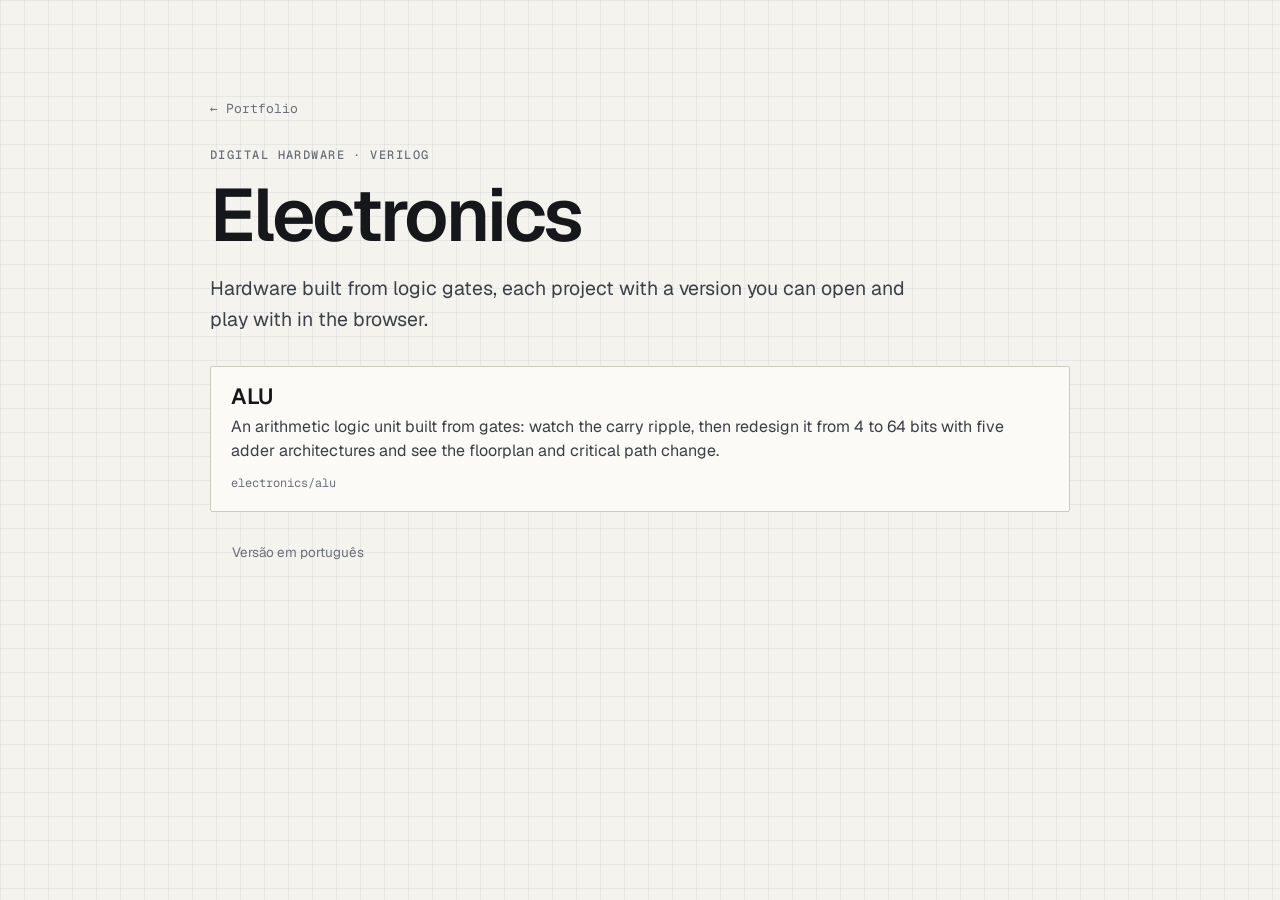
<file: docs/index.html>
<!doctype html>
<html lang="en">
<head>
  <meta charset="utf-8">
  <meta name="viewport" content="width=device-width, initial-scale=1">
  <title>Electronics | Vinicius Castelli</title>
  <meta name="description" content="Digital hardware projects built from logic gates, each with a live version in the browser.">
  <meta name="color-scheme" content="light dark">
  <link rel="stylesheet" href="alu/style.css?v=1">
  <style>
    main { padding: clamp(40px, 8vw, 96px) 0; max-width: 860px; }
    .cards { list-style: none; padding: 0; margin: 32px 0 0; display: grid; gap: 12px; }
    .cards a { display: block; padding: 18px 20px; text-decoration: none; }
    .cards a:hover { border-color: var(--ink-3); }
    .cards h2 { font-size: 22px; margin: 0 0 6px; }
    .cards p { margin: 0; color: var(--ink-2); }
    .tag { font-family: var(--font-mono); font-size: 12px; color: var(--ink-3) !important; margin-top: 10px !important; }
    .back { font-family: var(--font-mono); font-size: 13px; color: var(--ink-3); text-decoration: none; }
  </style>
</head>
<body>
  <main>
    <a class="back" href="https://castlelli.github.io/">← Portfolio</a>
    <p class="eyebrow" style="margin-top:28px">Digital hardware · Verilog</p>
    <h1>Electronics</h1>
    <p class="lede">Hardware built from logic gates, each project with a version you can open and play with in the browser.</p>
    <ul class="cards">
      <li><a class="sheet" href="alu/">
        <h2>ALU</h2>
        <p>An arithmetic logic unit built from gates: watch the carry ripple, then redesign it from 4 to 64 bits with five adder architectures and see the floorplan and critical path change.</p>
        <p class="tag">electronics/alu</p>
      </a></li>
      <li class="note" lang="pt-BR" style="padding-left:2px"><a href="alu/pt/">Versão em português</a></li>
    </ul>
  </main>
</body>
</html>
</file>
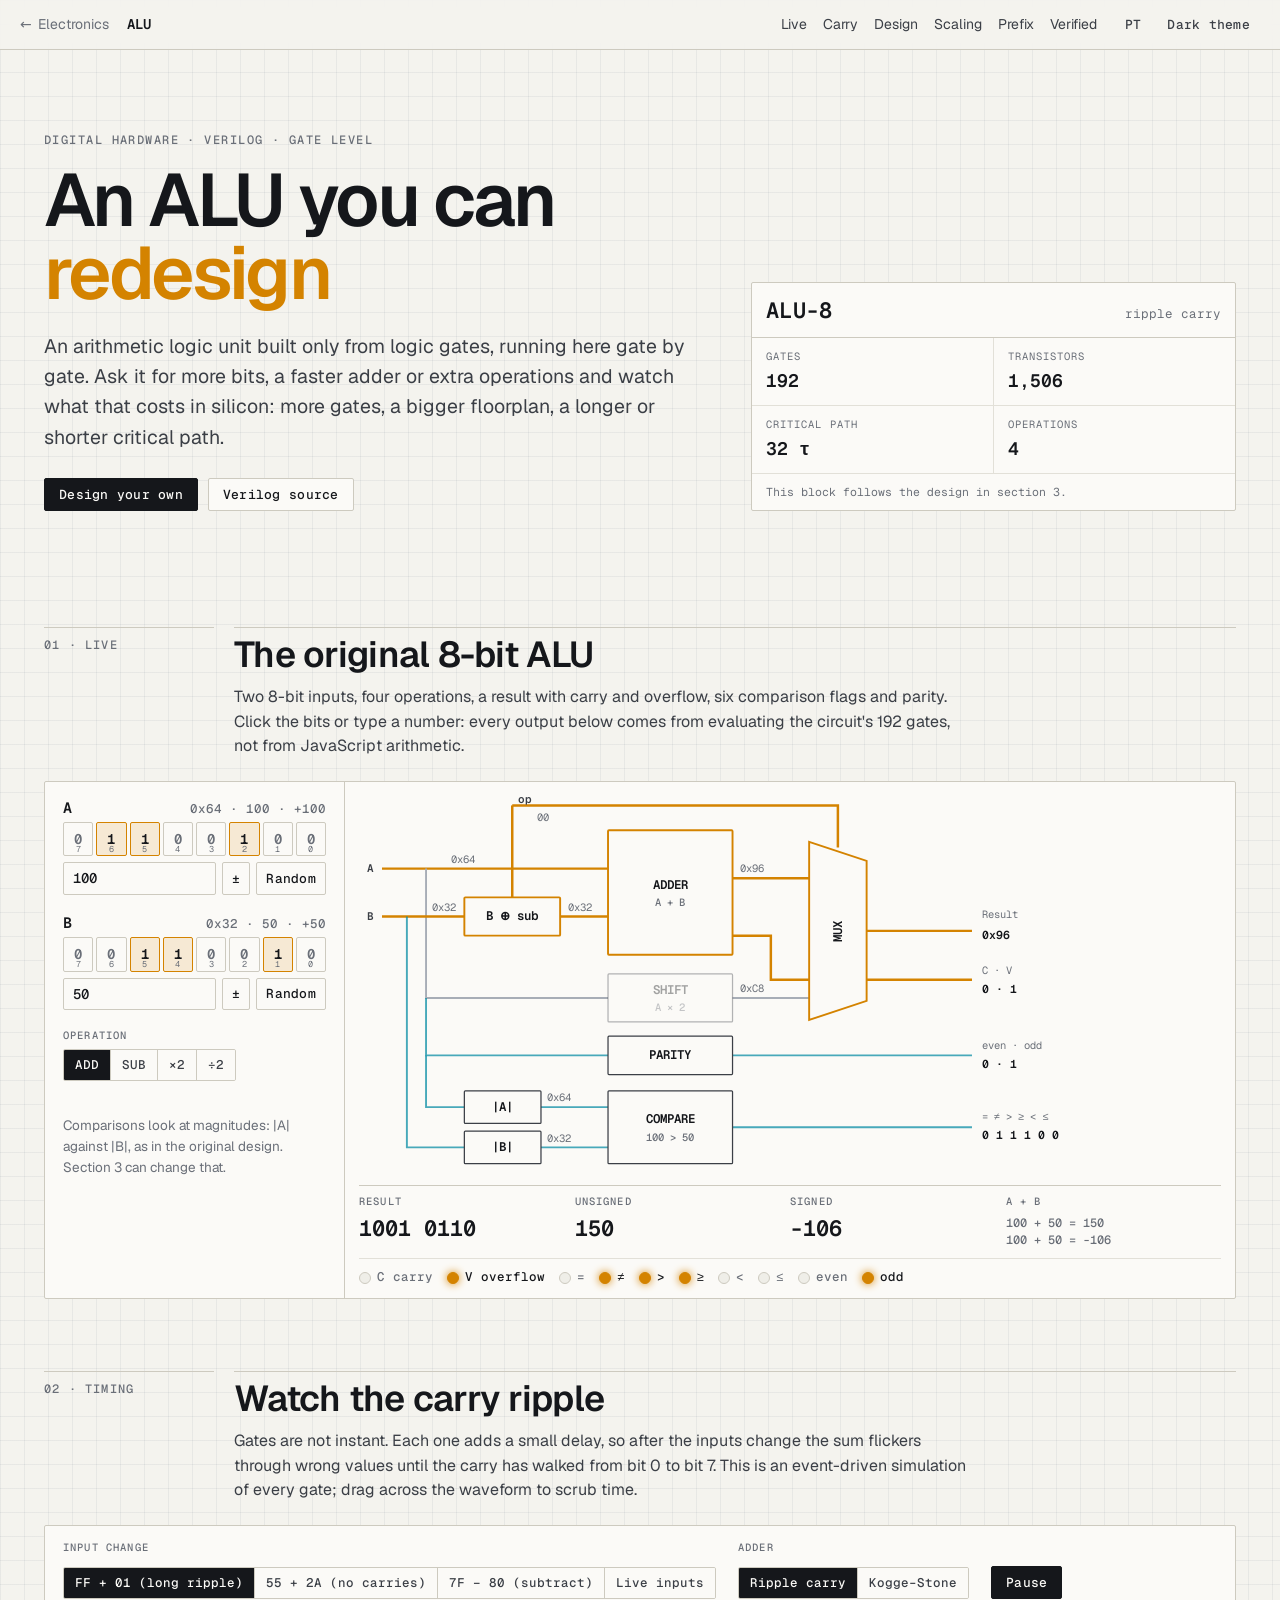
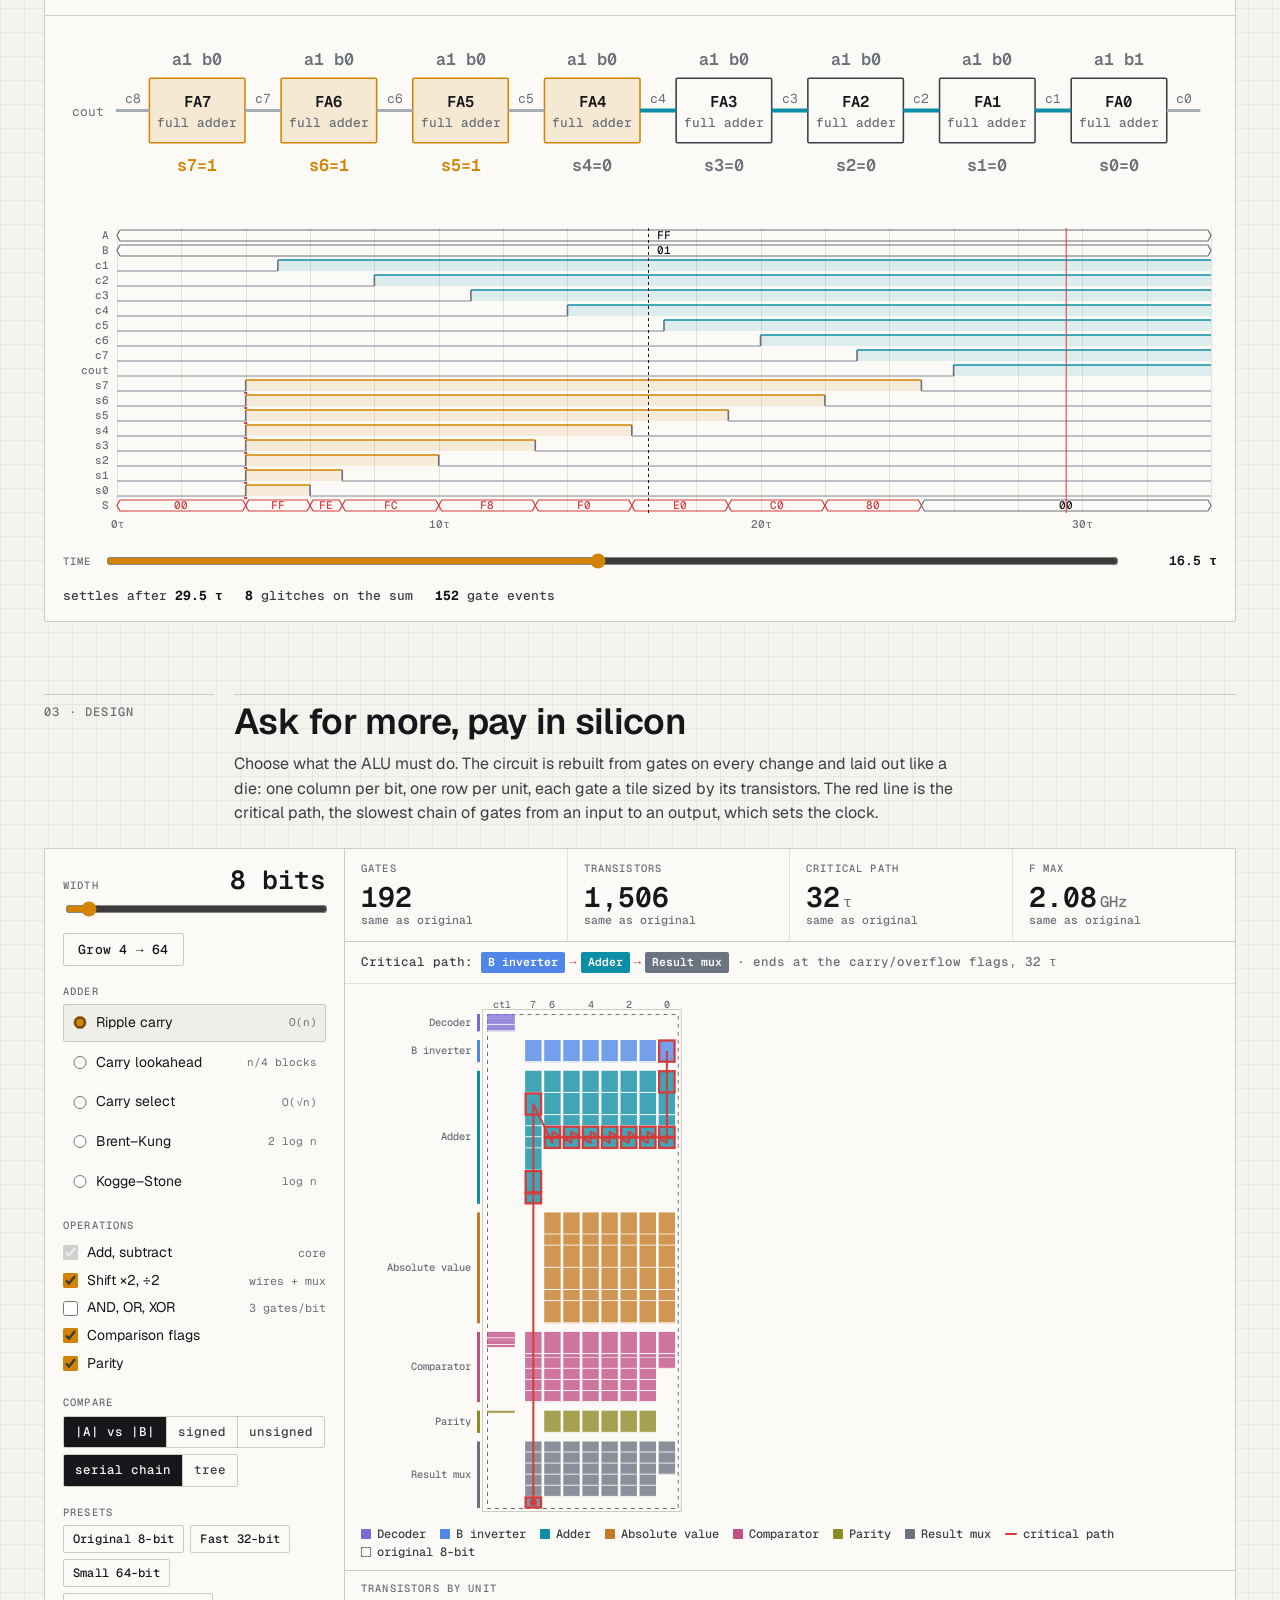
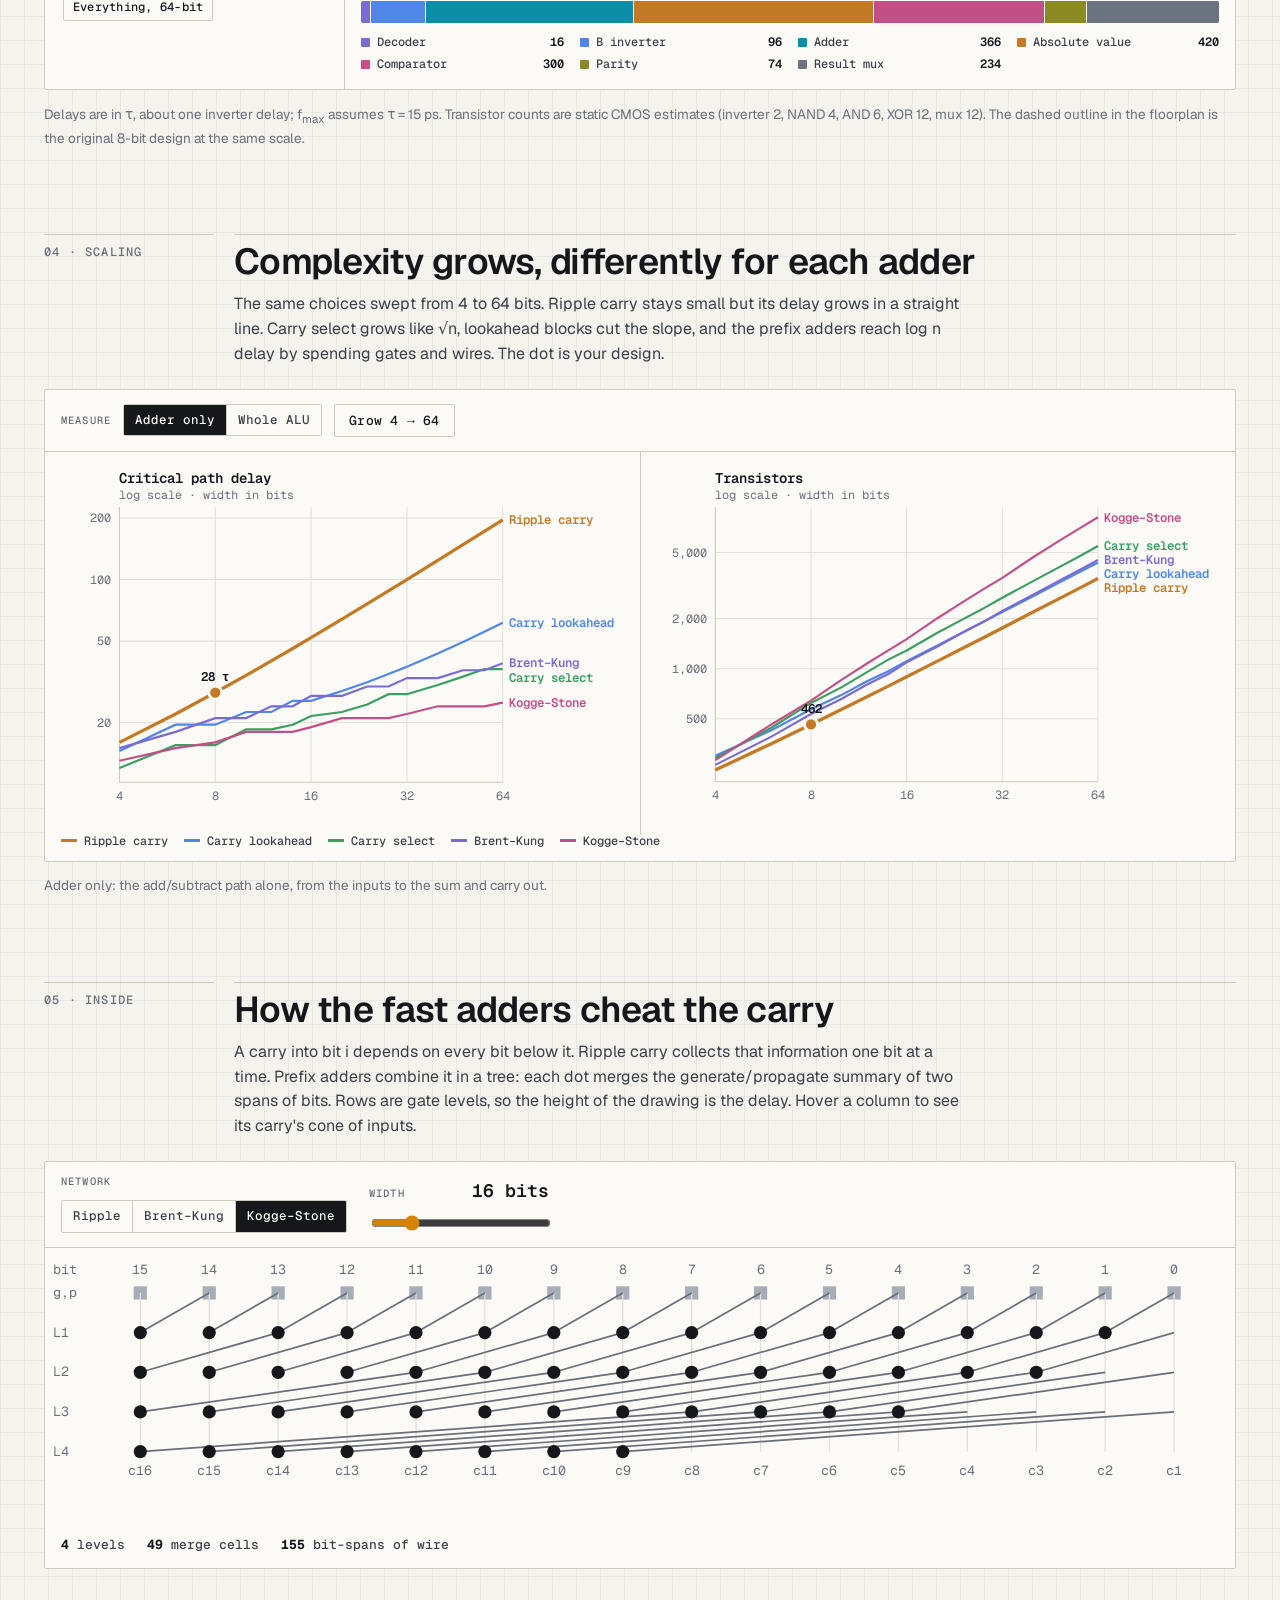
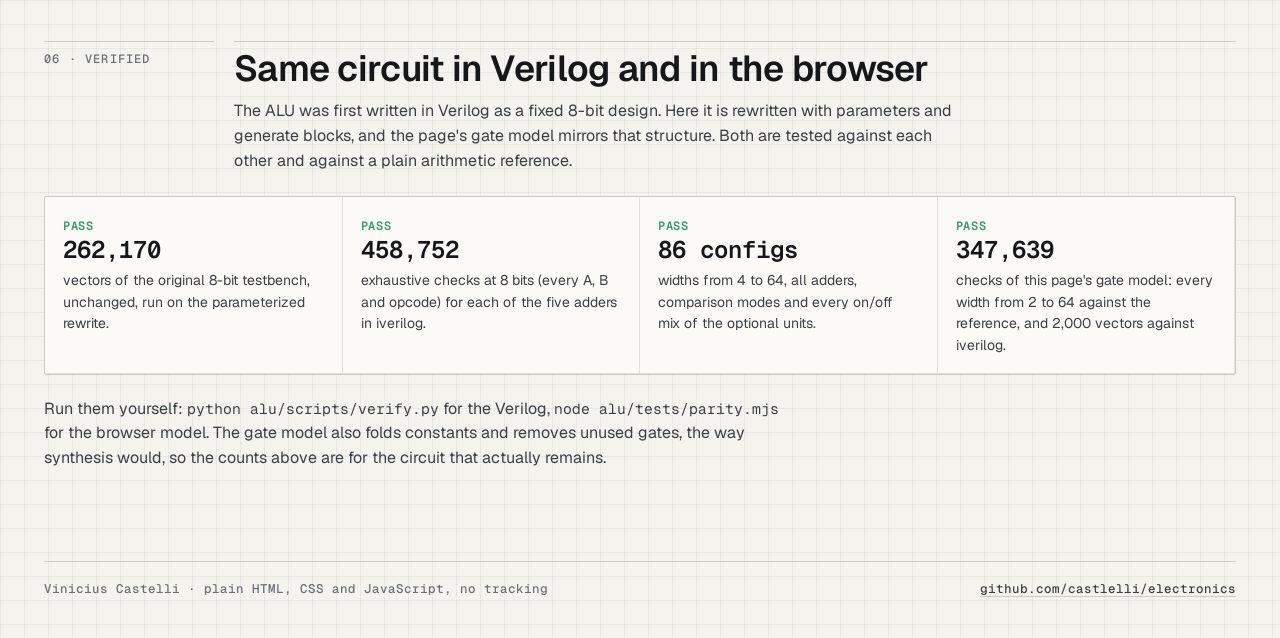
<file: docs/alu/index.html>
<!doctype html>
<html lang="en">
<head>
  <meta charset="utf-8">
  <meta name="viewport" content="width=device-width, initial-scale=1">
  <title>ALU: an arithmetic logic unit you can redesign</title>
  <meta name="description" content="An 8-bit ALU built from logic gates, live in the browser. Change the width, the adder and the operations and watch the gate count, the floorplan and the critical path change.">
  <meta name="color-scheme" content="light dark">
  <meta property="og:title" content="ALU: an arithmetic logic unit you can redesign">
  <meta property="og:description" content="Gate-level ALU in the browser: carry ripple, adder architectures, floorplan and timing from 4 to 64 bits.">
  <link rel="icon" href="data:image/svg+xml,%3Csvg xmlns='http://www.w3.org/2000/svg' viewBox='0 0 32 32'%3E%3Crect width='32' height='32' rx='3' fill='%23121519'/%3E%3Cpath d='M6 8h8l4 8-4 8H6l4-8z' fill='none' stroke='%23ffb21f' stroke-width='2.4' stroke-linejoin='round'/%3E%3Cpath d='M18 16h8' stroke='%2333c3dc' stroke-width='2.4' stroke-linecap='round'/%3E%3C/svg%3E">
  <link rel="alternate" hreflang="en" href="https://castlelli.github.io/electronics/alu/">
  <link rel="alternate" hreflang="pt-BR" href="https://castlelli.github.io/electronics/alu/pt/">
  <link rel="preload" href="fonts/geist.woff2" as="font" type="font/woff2" crossorigin>
  <link rel="preload" href="fonts/geist-mono.woff2" as="font" type="font/woff2" crossorigin>
  <link rel="stylesheet" href="style.css?v=1">
  <script>
    // Applies a saved theme before first paint.
    try { const saved = localStorage.getItem("theme"); if (saved) document.documentElement.dataset.theme = saved; } catch (error) {}
  </script>
</head>
<body>
  <a class="skip" href="#live">Skip to the live ALU</a>

  <header class="nav">
    <a class="back" href="../" aria-label="Back to the electronics projects"><span aria-hidden="true">←</span><span>Electronics</span></a>
    <a class="brand" href="#top">ALU</a>
    <nav aria-label="Sections">
      <a href="#live">Live</a>
      <a href="#carry">Carry</a>
      <a href="#design">Design</a>
      <a href="#scaling">Scaling</a>
      <a href="#prefix">Prefix</a>
      <a href="#verified">Verified</a>
    </nav>
    <div class="nav-actions">
      <a class="button ghost" href="pt/" hreflang="pt-BR" lang="pt-BR" aria-label="Português">PT</a>
      <button class="button ghost" type="button" data-theme-toggle aria-label="Switch between light and dark theme">Theme</button>
    </div>
  </header>

  <main>
    <section class="hero" id="top">
      <div>
        <p class="eyebrow">Digital hardware · Verilog · gate level</p>
        <h1>An ALU you can <em>redesign</em></h1>
        <p class="lede">An arithmetic logic unit built only from logic gates, running here gate by gate. Ask it for more bits, a faster adder or extra operations and watch what that costs in silicon: more gates, a bigger floorplan, a longer or shorter critical path.</p>
        <div class="hero-actions">
          <a class="button primary" href="#design">Design your own</a>
          <a class="button" href="https://github.com/castlelli/electronics/tree/main/alu">Verilog source</a>
        </div>
      </div>
      <aside class="sheet titleblock" aria-label="Current design summary">
        <div class="tb-head"><span class="tb-part" id="tb-part">ALU-8</span><span class="tb-rev" id="tb-adder">ripple carry</span></div>
        <dl>
          <div><dt>Gates</dt><dd id="tb-gates">–</dd></div>
          <div><dt>Transistors</dt><dd id="tb-trans">–</dd></div>
          <div><dt>Critical path</dt><dd id="tb-delay">–</dd></div>
          <div><dt>Operations</dt><dd id="tb-ops">–</dd></div>
        </dl>
        <div class="tb-foot">This block follows the design in section 3.</div>
      </aside>
    </section>

    <section class="section" id="live">
      <div class="section-head">
        <div class="section-num">01 · Live</div>
        <div>
          <h2>The original 8-bit ALU</h2>
          <p>Two 8-bit inputs, four operations, a result with carry and overflow, six comparison flags and parity. Click the bits or type a number: every output below comes from evaluating the circuit's 192 gates, not from JavaScript arithmetic.</p>
        </div>
      </div>
      <div class="sheet live">
        <div class="live-controls">
          <div class="word" data-word="A"></div>
          <div class="word" data-word="B"></div>
          <div>
            <span class="label">Operation</span>
            <div class="segmented" id="live-op" role="group" aria-label="Operation"></div>
          </div>
          <p class="note">Comparisons look at magnitudes: |A| against |B|, as in the original design. Section 3 can change that.</p>
        </div>
        <div class="live-figure">
          <div class="scroll-x"><svg class="schematic" id="schematic" viewBox="0 0 900 400" role="img" aria-label="Block diagram of the ALU with the active path highlighted"></svg></div>
          <div class="readout" id="live-readout"></div>
          <div class="leds" id="live-leds" aria-live="polite"></div>
        </div>
      </div>
    </section>

    <section class="section" id="carry">
      <div class="section-head">
        <div class="section-num">02 · Timing</div>
        <div>
          <h2>Watch the carry ripple</h2>
          <p>Gates are not instant. Each one adds a small delay, so after the inputs change the sum flickers through wrong values until the carry has walked from bit 0 to bit 7. This is an event-driven simulation of every gate; drag across the waveform to scrub time.</p>
        </div>
      </div>
      <div class="sheet carry-grid">
        <div class="carry-bar">
          <div class="group">
            <span class="label">Input change</span>
            <div class="segmented" id="carry-preset" role="group" aria-label="Input change"></div>
          </div>
          <div class="group">
            <span class="label">Adder</span>
            <div class="segmented" id="carry-adder" role="group" aria-label="Adder"></div>
          </div>
          <button class="button primary" type="button" id="carry-play">Play</button>
        </div>
        <div class="scroll-x"><svg class="carry-chain" id="carry-chain" viewBox="0 0 900 150" role="img" aria-label="Eight bit slices of the adder, with carries lighting up as they arrive"></svg></div>
        <div class="wave-wrap"><canvas class="wave" id="wave" height="300" aria-label="Logic analyzer waveform of the adder signals"></canvas></div>
        <div class="time-row">
          <span class="label" style="margin:0">Time</span>
          <input type="range" id="carry-time" min="0" max="100" step="0.5" value="100" aria-label="Simulation time">
          <output id="carry-time-out">0 τ</output>
        </div>
        <div class="carry-stats" id="carry-stats"></div>
      </div>
    </section>

    <section class="section" id="design">
      <div class="section-head">
        <div class="section-num">03 · Design</div>
        <div>
          <h2>Ask for more, pay in silicon</h2>
          <p>Choose what the ALU must do. The circuit is rebuilt from gates on every change and laid out like a die: one column per bit, one row per unit, each gate a tile sized by its transistors. The red line is the critical path, the slowest chain of gates from an input to an output, which sets the clock.</p>
        </div>
      </div>
      <div class="sheet designer">
        <div class="designer-controls">
          <div>
            <div class="width-row"><span class="label">Width</span><output id="d-width-out">8 bits</output></div>
            <input type="range" id="d-width" min="4" max="64" step="1" value="8" aria-label="Width in bits">
            <div style="display:flex;gap:6px;margin-top:8px">
              <button class="button" type="button" id="d-grow">Grow 4 → 64</button>
            </div>
          </div>
          <div>
            <span class="label">Adder</span>
            <div class="adder-list" id="d-adder"></div>
          </div>
          <div>
            <span class="label">Operations</span>
            <label class="check"><input type="checkbox" checked disabled> Add, subtract <small>core</small></label>
            <label class="check"><input type="checkbox" id="d-shift" checked> Shift ×2, ÷2 <small>wires + mux</small></label>
            <label class="check"><input type="checkbox" id="d-logic"> AND, OR, XOR <small>3 gates/bit</small></label>
            <label class="check"><input type="checkbox" id="d-cmp" checked> Comparison flags</label>
            <label class="check"><input type="checkbox" id="d-parity" checked> Parity</label>
          </div>
          <div id="d-cmp-group">
            <span class="label">Compare</span>
            <div class="segmented" id="d-cmp-mode" role="group" aria-label="Comparison mode"></div>
            <div class="segmented" id="d-cmp-arch" role="group" aria-label="Comparator structure" style="margin-top:6px"></div>
          </div>
          <div>
            <span class="label">Presets</span>
            <div class="presets" id="d-presets"></div>
          </div>
        </div>
        <div class="designer-out">
          <div class="specs" id="d-specs"></div>
          <div class="path-line" id="d-path"></div>
          <div class="floor-wrap">
            <canvas class="floor" id="floor" aria-label="Floorplan of the ALU: columns are bits, rows are units, the red line is the critical path"></canvas>
            <div class="floor-tip" id="floor-tip" hidden></div>
          </div>
          <div class="floor-legend" id="floor-legend"></div>
          <div class="breakdown">
            <span class="label">Transistors by unit</span>
            <div class="bar" id="d-bar"></div>
            <div class="bar-keys" id="d-bar-keys"></div>
          </div>
        </div>
      </div>
      <p class="note">Delays are in τ, about one inverter delay; f<sub>max</sub> assumes τ = 15 ps. Transistor counts are static CMOS estimates (inverter 2, NAND 4, AND 6, XOR 12, mux 12). The dashed outline in the floorplan is the original 8-bit design at the same scale.</p>
    </section>

    <section class="section" id="scaling">
      <div class="section-head">
        <div class="section-num">04 · Scaling</div>
        <div>
          <h2>Complexity grows, differently for each adder</h2>
          <p>The same choices swept from 4 to 64 bits. Ripple carry stays small but its delay grows in a straight line. Carry select grows like √n, lookahead blocks cut the slope, and the prefix adders reach log n delay by spending gates and wires. The dot is your design.</p>
        </div>
      </div>
      <div class="sheet">
        <div class="charts-bar">
          <span class="label" style="margin:0">Measure</span>
          <div class="segmented" id="c-scope" role="group" aria-label="What to measure"></div>
          <button class="button" type="button" id="c-grow">Grow 4 → 64</button>
        </div>
        <div class="charts">
          <figure><svg class="chart" id="chart-delay" viewBox="0 0 520 330" role="img" aria-label="Critical path delay against width"></svg></figure>
          <figure><svg class="chart" id="chart-area" viewBox="0 0 520 330" role="img" aria-label="Transistor count against width"></svg></figure>
        </div>
        <div class="chart-keys" id="chart-keys"></div>
      </div>
      <p class="note" id="c-note"></p>
    </section>

    <section class="section" id="prefix">
      <div class="section-head">
        <div class="section-num">05 · Inside</div>
        <div>
          <h2>How the fast adders cheat the carry</h2>
          <p>A carry into bit i depends on every bit below it. Ripple carry collects that information one bit at a time. Prefix adders combine it in a tree: each dot merges the generate/propagate summary of two spans of bits. Rows are gate levels, so the height of the drawing is the delay. Hover a column to see its carry's cone of inputs.</p>
        </div>
      </div>
      <div class="sheet">
        <div class="net-bar">
          <div class="group">
            <span class="label">Network</span>
            <div class="segmented" id="n-kind" role="group" aria-label="Network"></div>
          </div>
          <div class="group">
            <div class="width-row"><span class="label">Width</span><output id="n-width-out" style="font-size:18px">16 bits</output></div>
            <input type="range" id="n-width" min="4" max="64" step="1" value="16" aria-label="Network width">
          </div>
        </div>
        <div class="scroll-x"><svg class="net-svg" id="net" viewBox="0 0 900 360" role="img" aria-label="Prefix network diagram"></svg></div>
        <div class="net-stats" id="net-stats"></div>
      </div>
    </section>

    <section class="section" id="verified">
      <div class="section-head">
        <div class="section-num">06 · Verified</div>
        <div>
          <h2>Same circuit in Verilog and in the browser</h2>
          <p>The ALU was first written in Verilog as a fixed 8-bit design. Here it is rewritten with parameters and generate blocks, and the page's gate model mirrors that structure. Both are tested against each other and against a plain arithmetic reference.</p>
        </div>
      </div>
      <div class="sheet checks">
        <div><span class="ok">PASS</span><div class="num">262,170</div><p>vectors of the original 8-bit testbench, unchanged, run on the parameterized rewrite.</p></div>
        <div><span class="ok">PASS</span><div class="num">458,752</div><p>exhaustive checks at 8 bits (every A, B and opcode) for each of the five adders in iverilog.</p></div>
        <div><span class="ok">PASS</span><div class="num">86 configs</div><p>widths from 4 to 64, all adders, comparison modes and every on/off mix of the optional units.</p></div>
        <div><span class="ok">PASS</span><div class="num">347,639</div><p>checks of this page's gate model: every width from 2 to 64 against the reference, and 2,000 vectors against iverilog.</p></div>
      </div>
      <div class="prose" style="margin-top:22px">
        <p>Run them yourself: <code>python alu/scripts/verify.py</code> for the Verilog, <code>node alu/tests/parity.mjs</code> for the browser model. The gate model also folds constants and removes unused gates, the way synthesis would, so the counts above are for the circuit that actually remains.</p>
      </div>
    </section>
  </main>

  <footer>
    <span>Vinicius Castelli · plain HTML, CSS and JavaScript, no tracking</span>
    <span><a href="https://github.com/castlelli/electronics">github.com/castlelli/electronics</a></span>
  </footer>

  <script type="module" src="js/main.js?v=1"></script>
</body>
</html>
</file>
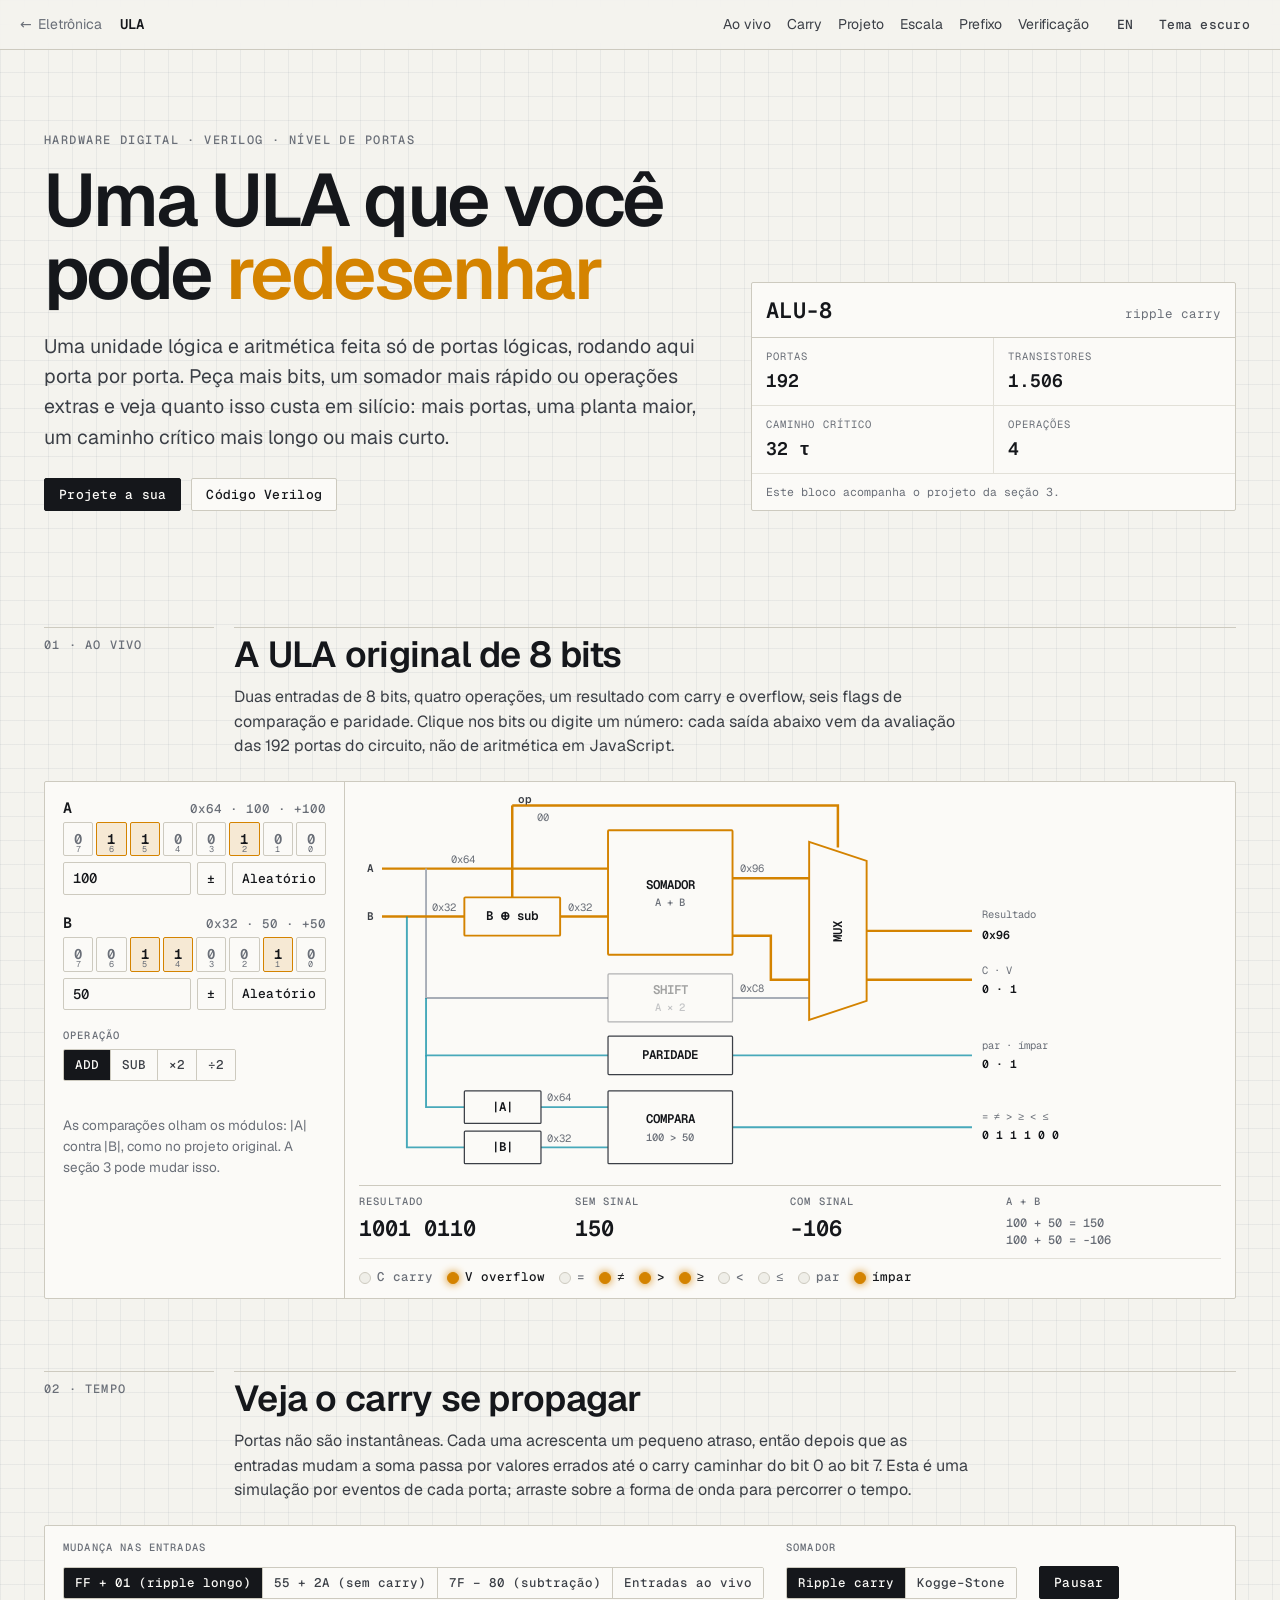
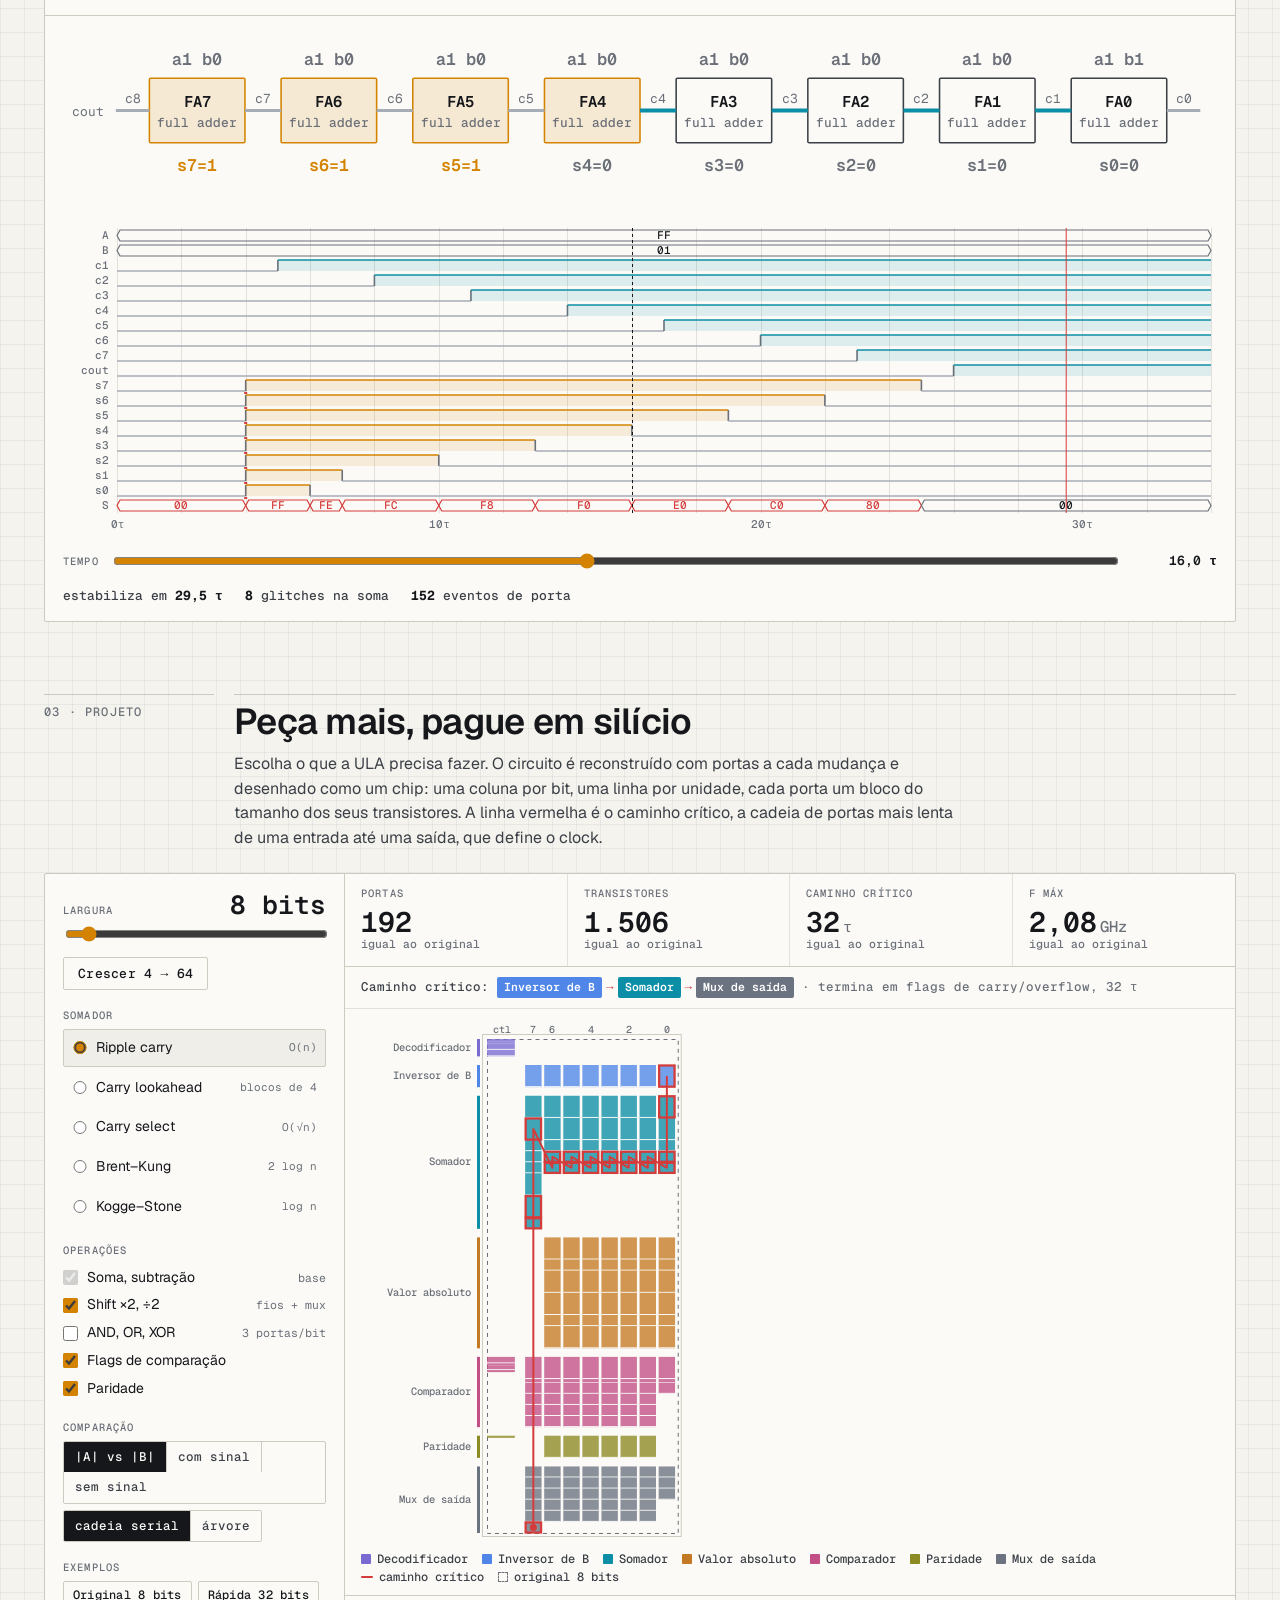
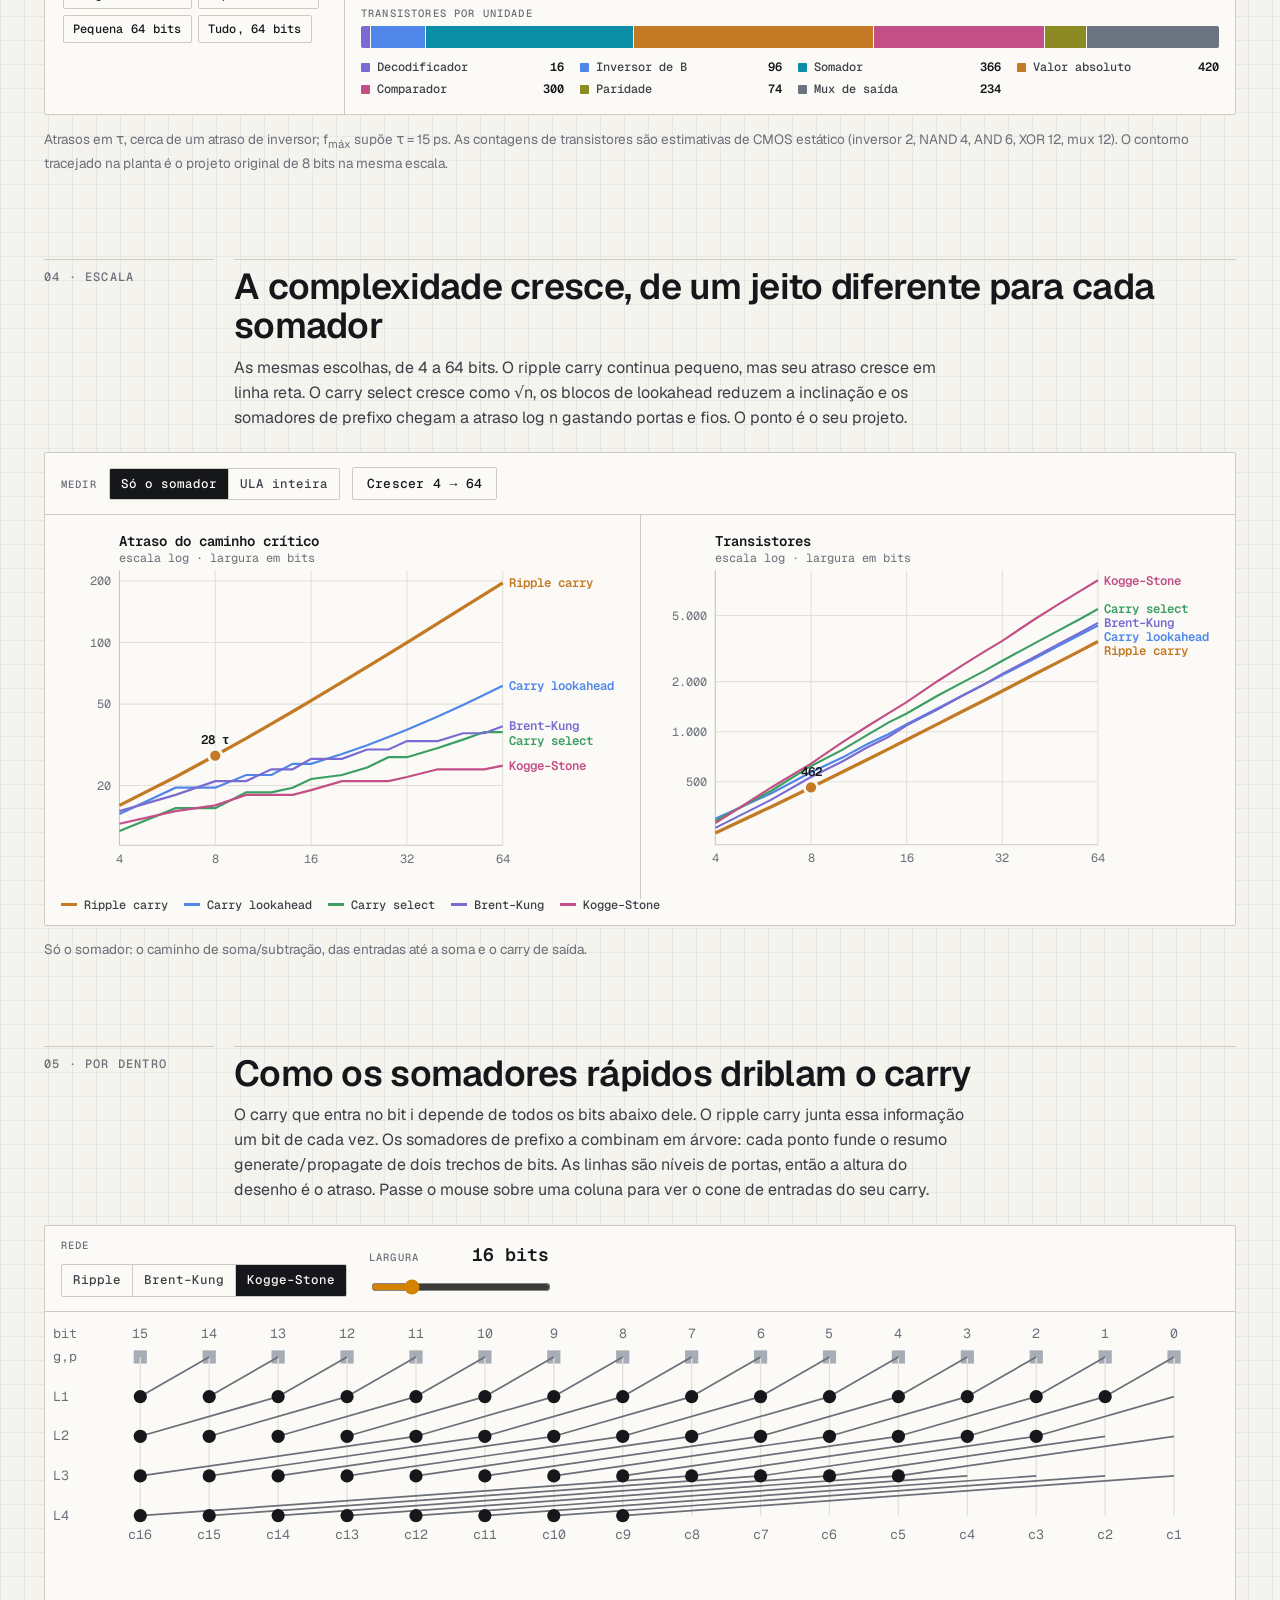
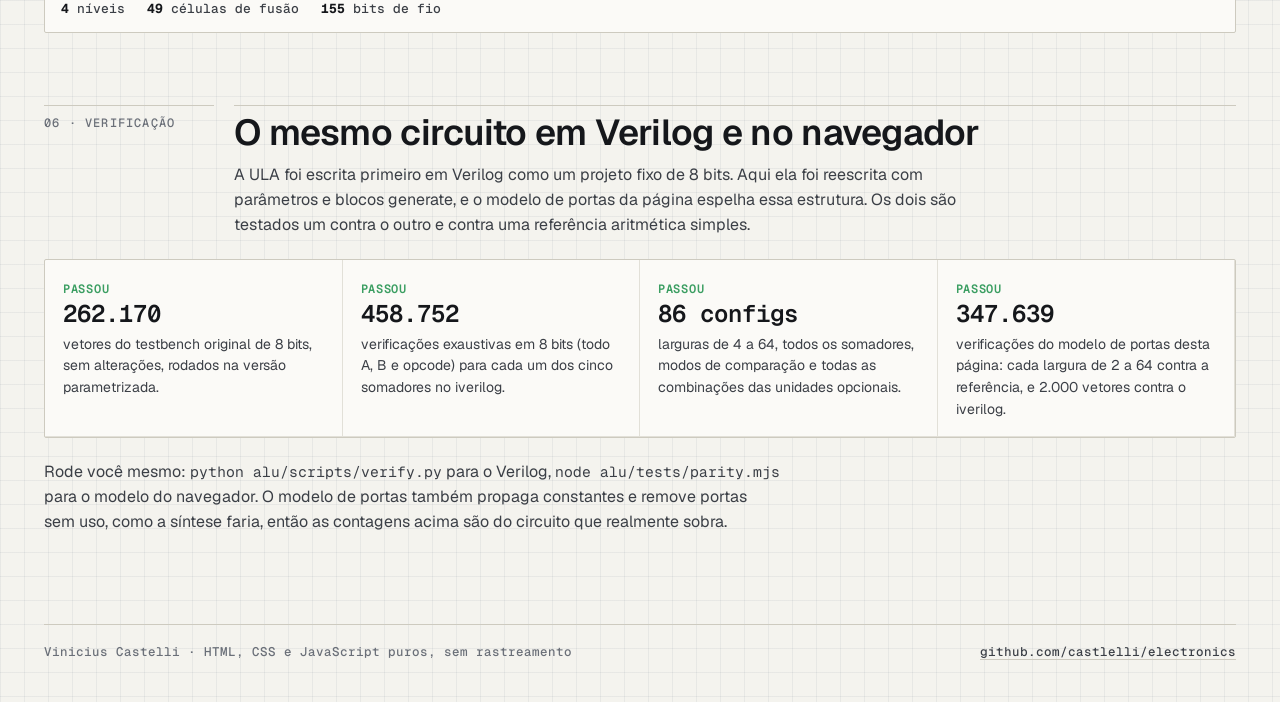
<file: docs/alu/pt/index.html>
<!doctype html>
<html lang="pt-BR">
<head>
  <meta charset="utf-8">
  <meta name="viewport" content="width=device-width, initial-scale=1">
  <title>ULA: uma unidade lógica e aritmética que você pode redesenhar</title>
  <meta name="description" content="Uma ULA de 8 bits feita de portas lógicas, ao vivo no navegador. Mude a largura, o somador e as operações e veja o número de portas, a planta do chip e o caminho crítico mudarem.">
  <meta name="color-scheme" content="light dark">
  <meta property="og:title" content="ULA: uma unidade lógica e aritmética que você pode redesenhar">
  <meta property="og:description" content="ULA em nível de portas no navegador: propagação do carry, arquiteturas de somador, planta e atraso de 4 a 64 bits.">
  <link rel="icon" href="data:image/svg+xml,%3Csvg xmlns='http://www.w3.org/2000/svg' viewBox='0 0 32 32'%3E%3Crect width='32' height='32' rx='3' fill='%23121519'/%3E%3Cpath d='M6 8h8l4 8-4 8H6l4-8z' fill='none' stroke='%23ffb21f' stroke-width='2.4' stroke-linejoin='round'/%3E%3Cpath d='M18 16h8' stroke='%2333c3dc' stroke-width='2.4' stroke-linecap='round'/%3E%3C/svg%3E">
  <link rel="alternate" hreflang="en" href="https://castlelli.github.io/electronics/alu/">
  <link rel="alternate" hreflang="pt-BR" href="https://castlelli.github.io/electronics/alu/pt/">
  <link rel="preload" href="../fonts/geist.woff2" as="font" type="font/woff2" crossorigin>
  <link rel="preload" href="../fonts/geist-mono.woff2" as="font" type="font/woff2" crossorigin>
  <link rel="stylesheet" href="../style.css?v=1">
  <script>
    // Aplica o tema salvo antes da primeira pintura.
    try { const saved = localStorage.getItem("theme"); if (saved) document.documentElement.dataset.theme = saved; } catch (error) {}
  </script>
</head>
<body>
  <a class="skip" href="#live">Ir para a ULA ao vivo</a>

  <header class="nav">
    <a class="back" href="../../" aria-label="Voltar aos projetos de eletrônica"><span aria-hidden="true">←</span><span>Eletrônica</span></a>
    <a class="brand" href="#top">ULA</a>
    <nav aria-label="Seções">
      <a href="#live">Ao vivo</a>
      <a href="#carry">Carry</a>
      <a href="#design">Projeto</a>
      <a href="#scaling">Escala</a>
      <a href="#prefix">Prefixo</a>
      <a href="#verified">Verificação</a>
    </nav>
    <div class="nav-actions">
      <a class="button ghost" href="../" hreflang="en" lang="en" aria-label="English">EN</a>
      <button class="button ghost" type="button" data-theme-toggle aria-label="Alternar entre tema claro e escuro">Tema</button>
    </div>
  </header>

  <main>
    <section class="hero" id="top">
      <div>
        <p class="eyebrow">Hardware digital · Verilog · nível de portas</p>
        <h1>Uma ULA que você pode <em>redesenhar</em></h1>
        <p class="lede">Uma unidade lógica e aritmética feita só de portas lógicas, rodando aqui porta por porta. Peça mais bits, um somador mais rápido ou operações extras e veja quanto isso custa em silício: mais portas, uma planta maior, um caminho crítico mais longo ou mais curto.</p>
        <div class="hero-actions">
          <a class="button primary" href="#design">Projete a sua</a>
          <a class="button" href="https://github.com/castlelli/electronics/tree/main/alu">Código Verilog</a>
        </div>
      </div>
      <aside class="sheet titleblock" aria-label="Resumo do projeto atual">
        <div class="tb-head"><span class="tb-part" id="tb-part">ALU-8</span><span class="tb-rev" id="tb-adder">ripple carry</span></div>
        <dl>
          <div><dt>Portas</dt><dd id="tb-gates">–</dd></div>
          <div><dt>Transistores</dt><dd id="tb-trans">–</dd></div>
          <div><dt>Caminho crítico</dt><dd id="tb-delay">–</dd></div>
          <div><dt>Operações</dt><dd id="tb-ops">–</dd></div>
        </dl>
        <div class="tb-foot">Este bloco acompanha o projeto da seção 3.</div>
      </aside>
    </section>

    <section class="section" id="live">
      <div class="section-head">
        <div class="section-num">01 · Ao vivo</div>
        <div>
          <h2>A ULA original de 8 bits</h2>
          <p>Duas entradas de 8 bits, quatro operações, um resultado com carry e overflow, seis flags de comparação e paridade. Clique nos bits ou digite um número: cada saída abaixo vem da avaliação das 192 portas do circuito, não de aritmética em JavaScript.</p>
        </div>
      </div>
      <div class="sheet live">
        <div class="live-controls">
          <div class="word" data-word="A"></div>
          <div class="word" data-word="B"></div>
          <div>
            <span class="label">Operação</span>
            <div class="segmented" id="live-op" role="group" aria-label="Operação"></div>
          </div>
          <p class="note">As comparações olham os módulos: |A| contra |B|, como no projeto original. A seção 3 pode mudar isso.</p>
        </div>
        <div class="live-figure">
          <div class="scroll-x"><svg class="schematic" id="schematic" viewBox="0 0 900 400" role="img" aria-label="Diagrama de blocos da ULA com o caminho ativo destacado"></svg></div>
          <div class="readout" id="live-readout"></div>
          <div class="leds" id="live-leds" aria-live="polite"></div>
        </div>
      </div>
    </section>

    <section class="section" id="carry">
      <div class="section-head">
        <div class="section-num">02 · Tempo</div>
        <div>
          <h2>Veja o carry se propagar</h2>
          <p>Portas não são instantâneas. Cada uma acrescenta um pequeno atraso, então depois que as entradas mudam a soma passa por valores errados até o carry caminhar do bit 0 ao bit 7. Esta é uma simulação por eventos de cada porta; arraste sobre a forma de onda para percorrer o tempo.</p>
        </div>
      </div>
      <div class="sheet carry-grid">
        <div class="carry-bar">
          <div class="group">
            <span class="label">Mudança nas entradas</span>
            <div class="segmented" id="carry-preset" role="group" aria-label="Mudança nas entradas"></div>
          </div>
          <div class="group">
            <span class="label">Somador</span>
            <div class="segmented" id="carry-adder" role="group" aria-label="Somador"></div>
          </div>
          <button class="button primary" type="button" id="carry-play">Rodar</button>
        </div>
        <div class="scroll-x"><svg class="carry-chain" id="carry-chain" viewBox="0 0 900 150" role="img" aria-label="Oito fatias de bit do somador, com os carries acendendo quando chegam"></svg></div>
        <div class="wave-wrap"><canvas class="wave" id="wave" height="300" aria-label="Forma de onda dos sinais do somador, como num analisador lógico"></canvas></div>
        <div class="time-row">
          <span class="label" style="margin:0">Tempo</span>
          <input type="range" id="carry-time" min="0" max="100" step="0.5" value="100" aria-label="Tempo de simulação">
          <output id="carry-time-out">0 τ</output>
        </div>
        <div class="carry-stats" id="carry-stats"></div>
      </div>
    </section>

    <section class="section" id="design">
      <div class="section-head">
        <div class="section-num">03 · Projeto</div>
        <div>
          <h2>Peça mais, pague em silício</h2>
          <p>Escolha o que a ULA precisa fazer. O circuito é reconstruído com portas a cada mudança e desenhado como um chip: uma coluna por bit, uma linha por unidade, cada porta um bloco do tamanho dos seus transistores. A linha vermelha é o caminho crítico, a cadeia de portas mais lenta de uma entrada até uma saída, que define o clock.</p>
        </div>
      </div>
      <div class="sheet designer">
        <div class="designer-controls">
          <div>
            <div class="width-row"><span class="label">Largura</span><output id="d-width-out">8 bits</output></div>
            <input type="range" id="d-width" min="4" max="64" step="1" value="8" aria-label="Largura em bits">
            <div style="display:flex;gap:6px;margin-top:8px">
              <button class="button" type="button" id="d-grow">Crescer 4 → 64</button>
            </div>
          </div>
          <div>
            <span class="label">Somador</span>
            <div class="adder-list" id="d-adder"></div>
          </div>
          <div>
            <span class="label">Operações</span>
            <label class="check"><input type="checkbox" checked disabled> Soma, subtração <small>base</small></label>
            <label class="check"><input type="checkbox" id="d-shift" checked> Shift ×2, ÷2 <small>fios + mux</small></label>
            <label class="check"><input type="checkbox" id="d-logic"> AND, OR, XOR <small>3 portas/bit</small></label>
            <label class="check"><input type="checkbox" id="d-cmp" checked> Flags de comparação</label>
            <label class="check"><input type="checkbox" id="d-parity" checked> Paridade</label>
          </div>
          <div id="d-cmp-group">
            <span class="label">Comparação</span>
            <div class="segmented" id="d-cmp-mode" role="group" aria-label="Modo de comparação"></div>
            <div class="segmented" id="d-cmp-arch" role="group" aria-label="Estrutura do comparador" style="margin-top:6px"></div>
          </div>
          <div>
            <span class="label">Exemplos</span>
            <div class="presets" id="d-presets"></div>
          </div>
        </div>
        <div class="designer-out">
          <div class="specs" id="d-specs"></div>
          <div class="path-line" id="d-path"></div>
          <div class="floor-wrap">
            <canvas class="floor" id="floor" aria-label="Planta da ULA: colunas são bits, linhas são unidades, a linha vermelha é o caminho crítico"></canvas>
            <div class="floor-tip" id="floor-tip" hidden></div>
          </div>
          <div class="floor-legend" id="floor-legend"></div>
          <div class="breakdown">
            <span class="label">Transistores por unidade</span>
            <div class="bar" id="d-bar"></div>
            <div class="bar-keys" id="d-bar-keys"></div>
          </div>
        </div>
      </div>
      <p class="note">Atrasos em τ, cerca de um atraso de inversor; f<sub>máx</sub> supõe τ = 15 ps. As contagens de transistores são estimativas de CMOS estático (inversor 2, NAND 4, AND 6, XOR 12, mux 12). O contorno tracejado na planta é o projeto original de 8 bits na mesma escala.</p>
    </section>

    <section class="section" id="scaling">
      <div class="section-head">
        <div class="section-num">04 · Escala</div>
        <div>
          <h2>A complexidade cresce, de um jeito diferente para cada somador</h2>
          <p>As mesmas escolhas, de 4 a 64 bits. O ripple carry continua pequeno, mas seu atraso cresce em linha reta. O carry select cresce como √n, os blocos de lookahead reduzem a inclinação e os somadores de prefixo chegam a atraso log n gastando portas e fios. O ponto é o seu projeto.</p>
        </div>
      </div>
      <div class="sheet">
        <div class="charts-bar">
          <span class="label" style="margin:0">Medir</span>
          <div class="segmented" id="c-scope" role="group" aria-label="O que medir"></div>
          <button class="button" type="button" id="c-grow">Crescer 4 → 64</button>
        </div>
        <div class="charts">
          <figure><svg class="chart" id="chart-delay" viewBox="0 0 520 330" role="img" aria-label="Atraso do caminho crítico em função da largura"></svg></figure>
          <figure><svg class="chart" id="chart-area" viewBox="0 0 520 330" role="img" aria-label="Número de transistores em função da largura"></svg></figure>
        </div>
        <div class="chart-keys" id="chart-keys"></div>
      </div>
      <p class="note" id="c-note"></p>
    </section>

    <section class="section" id="prefix">
      <div class="section-head">
        <div class="section-num">05 · Por dentro</div>
        <div>
          <h2>Como os somadores rápidos driblam o carry</h2>
          <p>O carry que entra no bit i depende de todos os bits abaixo dele. O ripple carry junta essa informação um bit de cada vez. Os somadores de prefixo a combinam em árvore: cada ponto funde o resumo generate/propagate de dois trechos de bits. As linhas são níveis de portas, então a altura do desenho é o atraso. Passe o mouse sobre uma coluna para ver o cone de entradas do seu carry.</p>
        </div>
      </div>
      <div class="sheet">
        <div class="net-bar">
          <div class="group">
            <span class="label">Rede</span>
            <div class="segmented" id="n-kind" role="group" aria-label="Rede"></div>
          </div>
          <div class="group">
            <div class="width-row"><span class="label">Largura</span><output id="n-width-out" style="font-size:18px">16 bits</output></div>
            <input type="range" id="n-width" min="4" max="64" step="1" value="16" aria-label="Largura da rede">
          </div>
        </div>
        <div class="scroll-x"><svg class="net-svg" id="net" viewBox="0 0 900 360" role="img" aria-label="Diagrama da rede de prefixo"></svg></div>
        <div class="net-stats" id="net-stats"></div>
      </div>
    </section>

    <section class="section" id="verified">
      <div class="section-head">
        <div class="section-num">06 · Verificação</div>
        <div>
          <h2>O mesmo circuito em Verilog e no navegador</h2>
          <p>A ULA foi escrita primeiro em Verilog como um projeto fixo de 8 bits. Aqui ela foi reescrita com parâmetros e blocos generate, e o modelo de portas da página espelha essa estrutura. Os dois são testados um contra o outro e contra uma referência aritmética simples.</p>
        </div>
      </div>
      <div class="sheet checks">
        <div><span class="ok">PASSOU</span><div class="num">262.170</div><p>vetores do testbench original de 8 bits, sem alterações, rodados na versão parametrizada.</p></div>
        <div><span class="ok">PASSOU</span><div class="num">458.752</div><p>verificações exaustivas em 8 bits (todo A, B e opcode) para cada um dos cinco somadores no iverilog.</p></div>
        <div><span class="ok">PASSOU</span><div class="num">86 configs</div><p>larguras de 4 a 64, todos os somadores, modos de comparação e todas as combinações das unidades opcionais.</p></div>
        <div><span class="ok">PASSOU</span><div class="num">347.639</div><p>verificações do modelo de portas desta página: cada largura de 2 a 64 contra a referência, e 2.000 vetores contra o iverilog.</p></div>
      </div>
      <div class="prose" style="margin-top:22px">
        <p>Rode você mesmo: <code>python alu/scripts/verify.py</code> para o Verilog, <code>node alu/tests/parity.mjs</code> para o modelo do navegador. O modelo de portas também propaga constantes e remove portas sem uso, como a síntese faria, então as contagens acima são do circuito que realmente sobra.</p>
      </div>
    </section>
  </main>

  <footer>
    <span>Vinicius Castelli · HTML, CSS e JavaScript puros, sem rastreamento</span>
    <span><a href="https://github.com/castlelli/electronics">github.com/castlelli/electronics</a></span>
  </footer>

  <script type="module" src="../js/main.js?v=1"></script>
</body>
</html>
</file>
<file: docs/alu/style.css>
/* Datasheet look: paper with a drafting grid, hairline rules, square corners, mono labels.
   One neutral ink for the interface; colour is reserved for signals and hardware units:
   logic 1 amber, logic 0 slate, carry cyan, critical path red, one hue per unit. */

@font-face {
  font-family: "Geist";
  src: url("fonts/geist.woff2") format("woff2");
  font-weight: 100 900;
  font-display: swap;
}
@font-face {
  font-family: "Geist Mono";
  src: url("fonts/geist-mono.woff2") format("woff2");
  font-weight: 100 900;
  font-display: swap;
}

:root {
  color-scheme: light;
  --font-sans: "Geist", ui-sans-serif, system-ui, -apple-system, "Segoe UI", sans-serif;
  --font-mono: "Geist Mono", ui-monospace, "SF Mono", Menlo, Consolas, monospace;
  --paper: #f4f3ee;
  --sheet: #fbfaf7;
  --sheet-2: #efeee8;
  --rule: #cdcabf;
  --rule-2: #e2e0d8;
  --grid: rgba(60, 80, 110, 0.07);
  --ink: #15171b;
  --ink-2: #3b3f46;
  --ink-3: #6a6f78;
  --hi: #d48300;
  --hi-soft: rgba(212, 131, 0, 0.14);
  --lo: #a7adb6;
  --carry: #0b8ea6;
  --crit: #d43b3b;
  --u-decode: #7a6bd3;
  --u-invert: #4f86e8;
  --u-adder: #0b8ea6;
  --u-logic: #3b9e62;
  --u-abs: #c47a25;
  --u-compare: #c24f86;
  --u-parity: #8c8a22;
  --u-mux: #6b7280;
  --page: min(1240px, 100% - 2 * clamp(14px, 4vw, 44px));
}

@media (prefers-color-scheme: dark) {
  :root:not([data-theme="light"]) {
    color-scheme: dark;
    --paper: #0c0e11;
    --sheet: #121519;
    --sheet-2: #191d23;
    --rule: #333943;
    --rule-2: #232830;
    --grid: rgba(140, 170, 210, 0.06);
    --ink: #ebe9e3;
    --ink-2: #c9cbc8;
    --ink-3: #8f959e;
    --hi: #ffb21f;
    --hi-soft: rgba(255, 178, 31, 0.16);
    --lo: #4c535d;
    --carry: #33c3dc;
    --crit: #ff5d5d;
    --u-decode: #9d90f0;
    --u-invert: #6fa0f5;
    --u-adder: #33c3dc;
    --u-logic: #55c482;
    --u-abs: #e69a45;
    --u-compare: #e676ab;
    --u-parity: #c2bf3d;
    --u-mux: #8c93a0;
  }
}
:root[data-theme="dark"] {
  color-scheme: dark;
  --paper: #0c0e11;
  --sheet: #121519;
  --sheet-2: #191d23;
  --rule: #333943;
  --rule-2: #232830;
  --grid: rgba(140, 170, 210, 0.06);
  --ink: #ebe9e3;
  --ink-2: #c9cbc8;
  --ink-3: #8f959e;
  --hi: #ffb21f;
  --hi-soft: rgba(255, 178, 31, 0.16);
  --lo: #4c535d;
  --carry: #33c3dc;
  --crit: #ff5d5d;
  --u-decode: #9d90f0;
  --u-invert: #6fa0f5;
  --u-adder: #33c3dc;
  --u-logic: #55c482;
  --u-abs: #e69a45;
  --u-compare: #e676ab;
  --u-parity: #c2bf3d;
  --u-mux: #8c93a0;
}

* { box-sizing: border-box; }
html { scroll-behavior: smooth; scroll-padding-top: 64px; }
@media (prefers-reduced-motion: reduce) { html { scroll-behavior: auto; } }

body {
  margin: 0;
  font-family: var(--font-sans);
  font-size: 16px;
  line-height: 1.55;
  color: var(--ink);
  background-color: var(--paper);
  background-image:
    linear-gradient(var(--grid) 1px, transparent 1px),
    linear-gradient(90deg, var(--grid) 1px, transparent 1px);
  background-size: 24px 24px;
  -webkit-font-smoothing: antialiased;
}

a { color: inherit; text-decoration-color: var(--rule); text-underline-offset: 3px; }
a:hover { text-decoration-color: var(--ink); }
:focus-visible { outline: 2px solid var(--hi); outline-offset: 2px; }

.skip { position: absolute; left: -999px; top: 8px; background: var(--sheet); padding: 6px 10px; z-index: 50; }
.skip:focus { left: 8px; }

.mono, code, kbd { font-family: var(--font-mono); font-feature-settings: "zero" 1; }
code { font-size: 0.92em; }

/* ---------- top bar ---------- */
.nav {
  position: sticky; top: 0; z-index: 20;
  display: flex; align-items: center; gap: 18px;
  padding: 10px max(14px, (100% - 1240px) / 2);
  background: color-mix(in srgb, var(--paper) 88%, transparent);
  backdrop-filter: blur(10px);
  border-bottom: 1px solid var(--rule);
  font-size: 14px;
}
.nav .back { text-decoration: none; color: var(--ink-3); display: inline-flex; gap: 6px; }
.nav .back:hover { color: var(--ink); }
.nav .brand { font-family: var(--font-mono); font-weight: 600; text-decoration: none; letter-spacing: 0.02em; }
.nav nav { display: flex; gap: 16px; margin-left: auto; }
.nav nav a { text-decoration: none; color: var(--ink-2); }
.nav nav a:hover { color: var(--ink); }
.nav-actions { display: flex; gap: 6px; }
@media (max-width: 900px) { .nav nav { display: none; } .nav-actions { margin-left: auto; } }

/* ---------- buttons and inputs ---------- */
.button {
  font: 500 13px/1 var(--font-mono);
  letter-spacing: 0.02em;
  display: inline-flex; align-items: center; gap: 8px;
  padding: 9px 14px;
  color: var(--ink);
  background: var(--sheet);
  border: 1px solid var(--rule);
  border-radius: 2px;
  text-decoration: none;
  cursor: pointer;
}
.button:hover { border-color: var(--ink-3); }
.button.primary { background: var(--ink); color: var(--sheet); border-color: var(--ink); }
.button.primary:hover { background: var(--ink-2); }
.button.ghost { background: transparent; border-color: transparent; color: var(--ink-2); padding: 7px 9px; }
.button.ghost:hover { border-color: var(--rule); color: var(--ink); }
.button[aria-pressed="true"] { background: var(--hi-soft); border-color: var(--hi); }

.segmented { display: inline-flex; border: 1px solid var(--rule); border-radius: 2px; overflow: hidden; flex-wrap: wrap; }
.segmented button {
  font: 500 12.5px/1 var(--font-mono);
  padding: 9px 11px;
  border: 0; border-right: 1px solid var(--rule);
  background: var(--sheet); color: var(--ink-2);
  cursor: pointer;
}
.segmented button:last-child { border-right: 0; }
.segmented button:hover { color: var(--ink); background: var(--sheet-2); }
.segmented button[aria-pressed="true"] { background: var(--ink); color: var(--sheet); }
.segmented button:disabled { color: var(--lo); cursor: not-allowed; background: var(--sheet); }

input[type="range"] { width: 100%; accent-color: var(--hi); }
input[type="text"], input[type="number"], select {
  font: 500 14px/1.2 var(--font-mono);
  padding: 7px 9px;
  border: 1px solid var(--rule);
  border-radius: 2px;
  background: var(--sheet);
  color: var(--ink);
}
select { padding-right: 24px; }
.check { display: flex; align-items: center; gap: 9px; font-size: 14px; cursor: pointer; padding: 3px 0; }
.check input { accent-color: var(--hi); width: 15px; height: 15px; margin: 0; }
.check small { color: var(--ink-3); font-family: var(--font-mono); font-size: 11.5px; margin-left: auto; }

/* ---------- layout ---------- */
main { width: var(--page); margin: 0 auto; }

.sheet {
  background: var(--sheet);
  border: 1px solid var(--rule);
  border-radius: 2px;
}

.hero {
  display: grid;
  grid-template-columns: minmax(0, 1.15fr) minmax(0, 0.85fr);
  gap: clamp(20px, 4vw, 56px);
  align-items: end;
  padding: clamp(36px, 7vw, 84px) 0 clamp(26px, 4vw, 44px);
}
.eyebrow {
  font: 500 12px/1 var(--font-mono);
  text-transform: uppercase; letter-spacing: 0.12em;
  color: var(--ink-3);
  margin: 0 0 18px;
}
h1 {
  font-size: clamp(38px, 6.2vw, 74px);
  line-height: 0.98;
  letter-spacing: -0.035em;
  font-weight: 600;
  margin: 0 0 22px;
}
h1 em { font-style: normal; color: var(--hi); }
.lede { font-size: clamp(17px, 1.6vw, 19.5px); color: var(--ink-2); max-width: 36em; margin: 0 0 26px; }
.hero-actions { display: flex; gap: 10px; flex-wrap: wrap; }

/* datasheet title block */
.titleblock { font-family: var(--font-mono); font-size: 12.5px; }
.titleblock .tb-head {
  display: flex; justify-content: space-between; align-items: baseline;
  padding: 10px 14px; border-bottom: 1px solid var(--rule);
}
.titleblock .tb-part { font-size: 22px; font-weight: 600; letter-spacing: 0.01em; }
.titleblock .tb-rev { color: var(--ink-3); }
.titleblock dl { margin: 0; display: grid; grid-template-columns: 1fr 1fr; }
.titleblock dl > div { padding: 10px 14px; border-bottom: 1px solid var(--rule-2); border-right: 1px solid var(--rule-2); }
.titleblock dl > div:nth-child(2n) { border-right: 0; }
.titleblock dt { color: var(--ink-3); font-size: 10.5px; text-transform: uppercase; letter-spacing: 0.1em; }
.titleblock dd { margin: 3px 0 0; font-size: 18px; font-weight: 600; font-variant-numeric: tabular-nums; }
.titleblock .tb-foot { padding: 9px 14px; color: var(--ink-3); font-size: 11.5px; }

.section { padding: clamp(40px, 6vw, 72px) 0 0; }
.section-head { display: grid; grid-template-columns: 170px minmax(0, 1fr); gap: 20px; margin-bottom: 22px; }
.section-num {
  font: 500 12px/1.6 var(--font-mono);
  color: var(--ink-3);
  text-transform: uppercase; letter-spacing: 0.1em;
  border-top: 2px solid var(--ink);
  padding-top: 8px;
}
.section-head > div { border-top: 1px solid var(--rule); padding-top: 8px; }
h2 { font-size: clamp(26px, 3.2vw, 36px); line-height: 1.08; letter-spacing: -0.02em; margin: 0 0 10px; font-weight: 600; }
.section-head p { margin: 0; color: var(--ink-2); max-width: 46em; }
@media (max-width: 760px) {
  .hero { grid-template-columns: 1fr; }
  .section-head { grid-template-columns: 1fr; gap: 6px; }
  .section-head > div { border-top: 0; padding-top: 0; }
}

.label {
  font: 500 10.5px/1 var(--font-mono);
  color: var(--ink-3);
  text-transform: uppercase; letter-spacing: 0.11em;
  margin: 0 0 8px;
  display: block;
}
.note { font-size: 13.5px; color: var(--ink-3); }

/* ---------- §1 live ALU ---------- */
.live { display: grid; grid-template-columns: 300px minmax(0, 1fr); }
.live-controls { padding: 18px; border-right: 1px solid var(--rule); display: grid; gap: 20px; align-content: start; }
.live-figure { padding: 10px 14px 14px; min-width: 0; }
.scroll-x { overflow-x: auto; -webkit-overflow-scrolling: touch; }
@media (max-width: 700px) {
  .schematic { min-width: 660px; }
  .carry-chain { min-width: 660px; }
  .net-svg { min-width: 640px; }
}
@media (max-width: 900px) {
  .live { grid-template-columns: 1fr; }
  .live-controls { border-right: 0; border-bottom: 1px solid var(--rule); }
}

.word { display: grid; gap: 6px; }
.word-head { display: flex; justify-content: space-between; align-items: baseline; }
.word-name { font: 600 15px/1 var(--font-mono); }
.word-value { font: 500 12.5px/1 var(--font-mono); color: var(--ink-3); font-variant-numeric: tabular-nums; }
.bits { display: grid; grid-template-columns: repeat(8, 1fr); gap: 3px; }
.bits button {
  font: 600 14px/1 var(--font-mono);
  aspect-ratio: 1 / 1.15;
  border: 1px solid var(--rule);
  border-radius: 2px;
  background: var(--sheet);
  color: var(--ink-3);
  cursor: pointer;
  padding: 0;
  position: relative;
}
.bits button[aria-pressed="true"] { background: var(--hi-soft); border-color: var(--hi); color: var(--ink); }
.bits button span { position: absolute; bottom: 2px; left: 0; right: 0; font-size: 8.5px; color: var(--ink-3); font-weight: 400; }
.word-tools { display: flex; gap: 6px; }
.word-tools input { width: 100%; min-width: 0; }
.word-tools .button { padding: 7px 9px; }

.schematic { width: 100%; height: auto; display: block; font-family: var(--font-mono); }
.schematic .blk rect, .schematic .blk path { fill: var(--sheet); stroke: var(--ink-2); stroke-width: 1.3; transition: stroke 0.25s, opacity 0.25s; }
.schematic .blk text { fill: var(--ink); font-size: 13px; font-weight: 600; }
.schematic .blk .val { fill: var(--ink-3); font-size: 11px; font-weight: 500; }
.schematic .blk.idle { opacity: 0.38; }
.schematic .blk.on rect, .schematic .blk.on path { stroke: var(--hi); stroke-width: 2; }
.schematic .wire { fill: none; stroke: var(--lo); stroke-width: 2; transition: stroke 0.25s; }
.schematic .wire.on { stroke: var(--hi); stroke-width: 2.6; }
.schematic .wire.flag { stroke-width: 1.4; }
.schematic .bus-label { fill: var(--ink-3); font-size: 11px; }
.schematic .pin { fill: var(--ink-2); font-size: 11.5px; font-weight: 600; }
.schematic .hexval { fill: var(--ink); font-size: 12px; font-weight: 600; }

.readout { display: grid; grid-template-columns: repeat(auto-fit, minmax(120px, 1fr)); gap: 0; border-top: 1px solid var(--rule); margin-top: 10px; }
.readout > div { padding: 10px 12px 4px 0; }
.readout .big { font: 600 22px/1.2 var(--font-mono); font-variant-numeric: tabular-nums; }
.readout .small { font: 500 12px/1.4 var(--font-mono); color: var(--ink-3); }

.leds { display: flex; flex-wrap: wrap; gap: 6px 14px; padding-top: 12px; border-top: 1px solid var(--rule-2); margin-top: 6px; }
.led { display: inline-flex; align-items: center; gap: 6px; font: 500 12.5px/1 var(--font-mono); color: var(--ink-3); }
.led::before {
  content: ""; width: 10px; height: 10px; border-radius: 50%;
  background: var(--sheet-2); border: 1px solid var(--rule);
  transition: background 0.2s, box-shadow 0.2s;
}
.led.on { color: var(--ink); }
.led.on::before { background: var(--hi); border-color: var(--hi); box-shadow: 0 0 8px var(--hi); }

/* ---------- §2 carry ---------- */
.carry-grid { display: grid; grid-template-columns: minmax(0, 1fr); }
.carry-bar { display: flex; flex-wrap: wrap; gap: 14px 22px; align-items: end; padding: 16px 18px; border-bottom: 1px solid var(--rule); }
.carry-bar .group { display: grid; gap: 6px; }
.carry-chain { width: 100%; height: auto; display: block; padding: 8px 14px 0; font-family: var(--font-mono); }
.carry-chain .fa rect { fill: var(--sheet); stroke: var(--ink-2); stroke-width: 1.2; transition: fill 0.15s, stroke 0.15s; }
.carry-chain .fa.busy rect { fill: var(--hi-soft); stroke: var(--hi); }
.carry-chain .fa text { fill: var(--ink); font-size: 12px; font-weight: 600; }
.carry-chain .fa .sub { fill: var(--ink-3); font-size: 10px; font-weight: 500; }
.carry-chain .cw { fill: none; stroke: var(--lo); stroke-width: 2.2; }
.carry-chain .cw.on { stroke: var(--carry); stroke-width: 3; }
.carry-chain .bitv { font-size: 13px; font-weight: 600; fill: var(--ink-3); }
.carry-chain .bitv.on { fill: var(--hi); }
.carry-chain .clab { font-size: 10px; fill: var(--ink-3); }
.wave-wrap { padding: 4px 14px 14px; }
.wave { width: 100%; display: block; touch-action: none; cursor: ew-resize; }
.time-row { display: flex; align-items: center; gap: 12px; padding: 0 18px 16px; }
.time-row input { flex: 1; }
.time-row output { font: 600 13px/1 var(--font-mono); min-width: 84px; text-align: right; font-variant-numeric: tabular-nums; }
.carry-stats { display: flex; gap: 22px; flex-wrap: wrap; padding: 0 18px 16px; font: 500 13px/1.4 var(--font-mono); color: var(--ink-2); }
.carry-stats b { color: var(--ink); }

/* ---------- §3 designer ---------- */
.designer { display: grid; grid-template-columns: 300px minmax(0, 1fr); }
.designer-controls { padding: 18px; border-right: 1px solid var(--rule); display: grid; gap: 20px; align-content: start; }
.designer-out { min-width: 0; display: grid; grid-template-rows: auto auto 1fr auto; }
@media (max-width: 900px) {
  .designer { grid-template-columns: 1fr; }
  .designer-controls { border-right: 0; border-bottom: 1px solid var(--rule); }
}
.width-row { display: flex; justify-content: space-between; align-items: baseline; }
.width-row output { font: 600 26px/1 var(--font-mono); }
.presets { display: flex; flex-wrap: wrap; gap: 6px; }
.presets .button { padding: 7px 9px; font-size: 12px; }
.adder-list { display: grid; gap: 2px; }
.adder-list label {
  display: grid; grid-template-columns: 16px 1fr auto; gap: 8px; align-items: center;
  padding: 7px 8px; border: 1px solid transparent; border-radius: 2px; cursor: pointer; font-size: 14px;
}
.adder-list label:hover { background: var(--sheet-2); }
.adder-list label:has(input:checked) { border-color: var(--rule); background: var(--sheet-2); }
.adder-list input { accent-color: var(--hi); margin: 0; }
.adder-list small { font-family: var(--font-mono); font-size: 11px; color: var(--ink-3); }

.specs { display: grid; grid-template-columns: repeat(4, minmax(0, 1fr)); border-bottom: 1px solid var(--rule); }
.specs > div { padding: 14px 16px; border-right: 1px solid var(--rule-2); }
.specs > div:last-child { border-right: 0; }
.specs .num { font: 600 clamp(20px, 2.4vw, 28px)/1.1 var(--font-mono); font-variant-numeric: tabular-nums; }
.specs .num small { font-size: 0.55em; color: var(--ink-3); font-weight: 500; margin-left: 3px; }
.specs .delta { font: 500 11.5px/1.3 var(--font-mono); color: var(--ink-3); min-height: 1.3em; }
.specs .delta.up { color: var(--crit); }
.specs .delta.down { color: var(--u-logic); }
@media (max-width: 620px) { .specs { grid-template-columns: repeat(2, minmax(0, 1fr)); } .specs > div:nth-child(2) { border-right: 0; } }

.path-line { padding: 10px 16px; border-bottom: 1px solid var(--rule-2); font: 500 12.5px/1.6 var(--font-mono); color: var(--ink-2); }
.path-line .chip { display: inline-block; padding: 1px 7px; border-radius: 2px; color: #fff; font-weight: 600; font-size: 11.5px; }
.path-line .arrow { color: var(--crit); margin: 0 4px; }

.floor-wrap { position: relative; padding: 12px 16px; min-height: 340px; }
.floor { width: 100%; height: 100%; min-height: 320px; display: block; }
.floor-tip {
  position: absolute; pointer-events: none; z-index: 3;
  font: 500 12px/1.35 var(--font-mono);
  background: var(--ink); color: var(--sheet);
  padding: 6px 8px; border-radius: 2px; white-space: nowrap;
  transform: translate(-50%, calc(-100% - 10px));
}
.floor-tip[hidden] { display: none; }
.floor-legend { display: flex; flex-wrap: wrap; gap: 6px 14px; padding: 0 16px 12px; font: 500 12px/1 var(--font-mono); color: var(--ink-2); }
.floor-legend span { display: inline-flex; align-items: center; gap: 6px; }
.floor-legend i { width: 10px; height: 10px; border-radius: 1px; display: inline-block; }
.floor-legend .crit i { background: none; border: 2px solid var(--crit); width: 12px; height: 2px; border-width: 2px 0 0; }

.breakdown { border-top: 1px solid var(--rule); padding: 12px 16px 16px; }
.bar { display: flex; height: 22px; border-radius: 2px; overflow: hidden; background: var(--sheet-2); }
.bar > div { height: 100%; transition: flex-grow 0.35s ease; min-width: 0; position: relative; }
.bar > div + div { box-shadow: inset 1px 0 0 var(--sheet); }
.bar-keys { display: grid; grid-template-columns: repeat(auto-fill, minmax(170px, 1fr)); gap: 4px 16px; margin-top: 10px; font: 500 12px/1.5 var(--font-mono); }
.bar-keys div { display: flex; gap: 7px; align-items: center; color: var(--ink-2); }
.bar-keys i { width: 9px; height: 9px; border-radius: 1px; flex: none; }
.bar-keys b { margin-left: auto; font-weight: 600; color: var(--ink); font-variant-numeric: tabular-nums; }

/* ---------- §4 charts ---------- */
.charts-bar { display: flex; flex-wrap: wrap; gap: 12px; align-items: center; padding: 14px 16px; border-bottom: 1px solid var(--rule); }
.charts { display: grid; grid-template-columns: 1fr 1fr; }
.charts figure { margin: 0; padding: 12px 16px 14px; min-width: 0; }
.charts figure + figure { border-left: 1px solid var(--rule); }
@media (max-width: 820px) { .charts { grid-template-columns: 1fr; } .charts figure + figure { border-left: 0; border-top: 1px solid var(--rule); } }
.chart { width: 100%; height: auto; display: block; font-family: var(--font-mono); }
.chart .grid line { stroke: var(--rule-2); }
.chart .axis text { fill: var(--ink-3); font-size: 11px; }
.chart .axis line, .chart .axis path { stroke: var(--rule); }
.chart .series { fill: none; stroke-width: 2; transition: opacity 0.2s; }
.chart .series.dim { opacity: 0.28; }
.chart .series.current { stroke-width: 3; }
.chart .dot { stroke: var(--sheet); stroke-width: 2.5; transition: cx 0.25s, cy 0.25s; }
.chart .end-label { font-size: 11.5px; font-weight: 600; }
.chart .title { fill: var(--ink); font-size: 13px; font-weight: 600; }
.chart .sub { fill: var(--ink-3); font-size: 11px; }
.chart-keys { display: flex; flex-wrap: wrap; gap: 6px 16px; padding: 0 16px 14px; font: 500 12px/1 var(--font-mono); }
.chart-keys button { all: unset; display: inline-flex; gap: 7px; align-items: center; cursor: pointer; color: var(--ink-2); }
.chart-keys button[aria-pressed="false"] { opacity: 0.4; }
.chart-keys i { width: 16px; height: 3px; display: inline-block; }

/* ---------- §5 network ---------- */
.net-bar { display: flex; flex-wrap: wrap; gap: 14px 22px; align-items: end; padding: 14px 16px; border-bottom: 1px solid var(--rule); }
.net-bar .group { display: grid; gap: 6px; min-width: 180px; }
.net-svg { width: 100%; height: auto; display: block; font-family: var(--font-mono); }
.net-svg .col { stroke: var(--rule-2); stroke-width: 1; transition: stroke 0.15s, opacity 0.15s; }
.net-svg.hovering .col { opacity: 0.4; }
.net-svg .col.cone { stroke: var(--carry); stroke-width: 2.2; opacity: 1; }
.net-svg .edge { stroke: var(--ink-3); stroke-width: 1.3; fill: none; transition: stroke 0.15s, opacity 0.15s; }
.net-svg .node { fill: var(--ink); transition: fill 0.15s, r 0.15s; }
.net-svg .pass { fill: var(--lo); }
.net-svg .io { fill: var(--ink-3); font-size: 10px; }
.net-svg .lvl { fill: var(--ink-3); font-size: 10px; }
.net-svg.hovering .edge, .net-svg.hovering .node { opacity: 0.18; }
.net-svg.hovering .cone { opacity: 1; }
.net-svg .edge.cone { stroke: var(--carry); stroke-width: 2.2; }
.net-svg .node.cone { fill: var(--carry); }
.net-svg .hit { fill: transparent; cursor: crosshair; }
.net-stats { display: flex; gap: 22px; flex-wrap: wrap; padding: 0 16px 14px; font: 500 13px/1.4 var(--font-mono); color: var(--ink-2); }
.net-stats b { color: var(--ink); }

/* ---------- §6 verified ---------- */
.checks { display: grid; grid-template-columns: repeat(auto-fit, minmax(260px, 1fr)); }
.checks > div { padding: 16px 18px; border-right: 1px solid var(--rule-2); border-bottom: 1px solid var(--rule-2); }
.checks .num { font: 600 24px/1.1 var(--font-mono); font-variant-numeric: tabular-nums; }
.checks p { margin: 6px 0 0; font-size: 14px; color: var(--ink-2); }
.checks .ok { color: var(--u-logic); font-family: var(--font-mono); font-size: 12px; font-weight: 600; letter-spacing: 0.06em; }

.prose { max-width: 46em; color: var(--ink-2); }
.prose p { margin: 0 0 12px; }

footer {
  width: var(--page); margin: clamp(48px, 7vw, 90px) auto 0;
  padding: 18px 0 40px; border-top: 1px solid var(--rule);
  display: flex; justify-content: space-between; flex-wrap: wrap; gap: 10px;
  font: 500 12.5px/1.5 var(--font-mono); color: var(--ink-3);
}
footer a { color: var(--ink-2); }

@media (prefers-reduced-motion: reduce) {
  *, *::before, *::after { transition: none !important; animation: none !important; }
}
</file>
